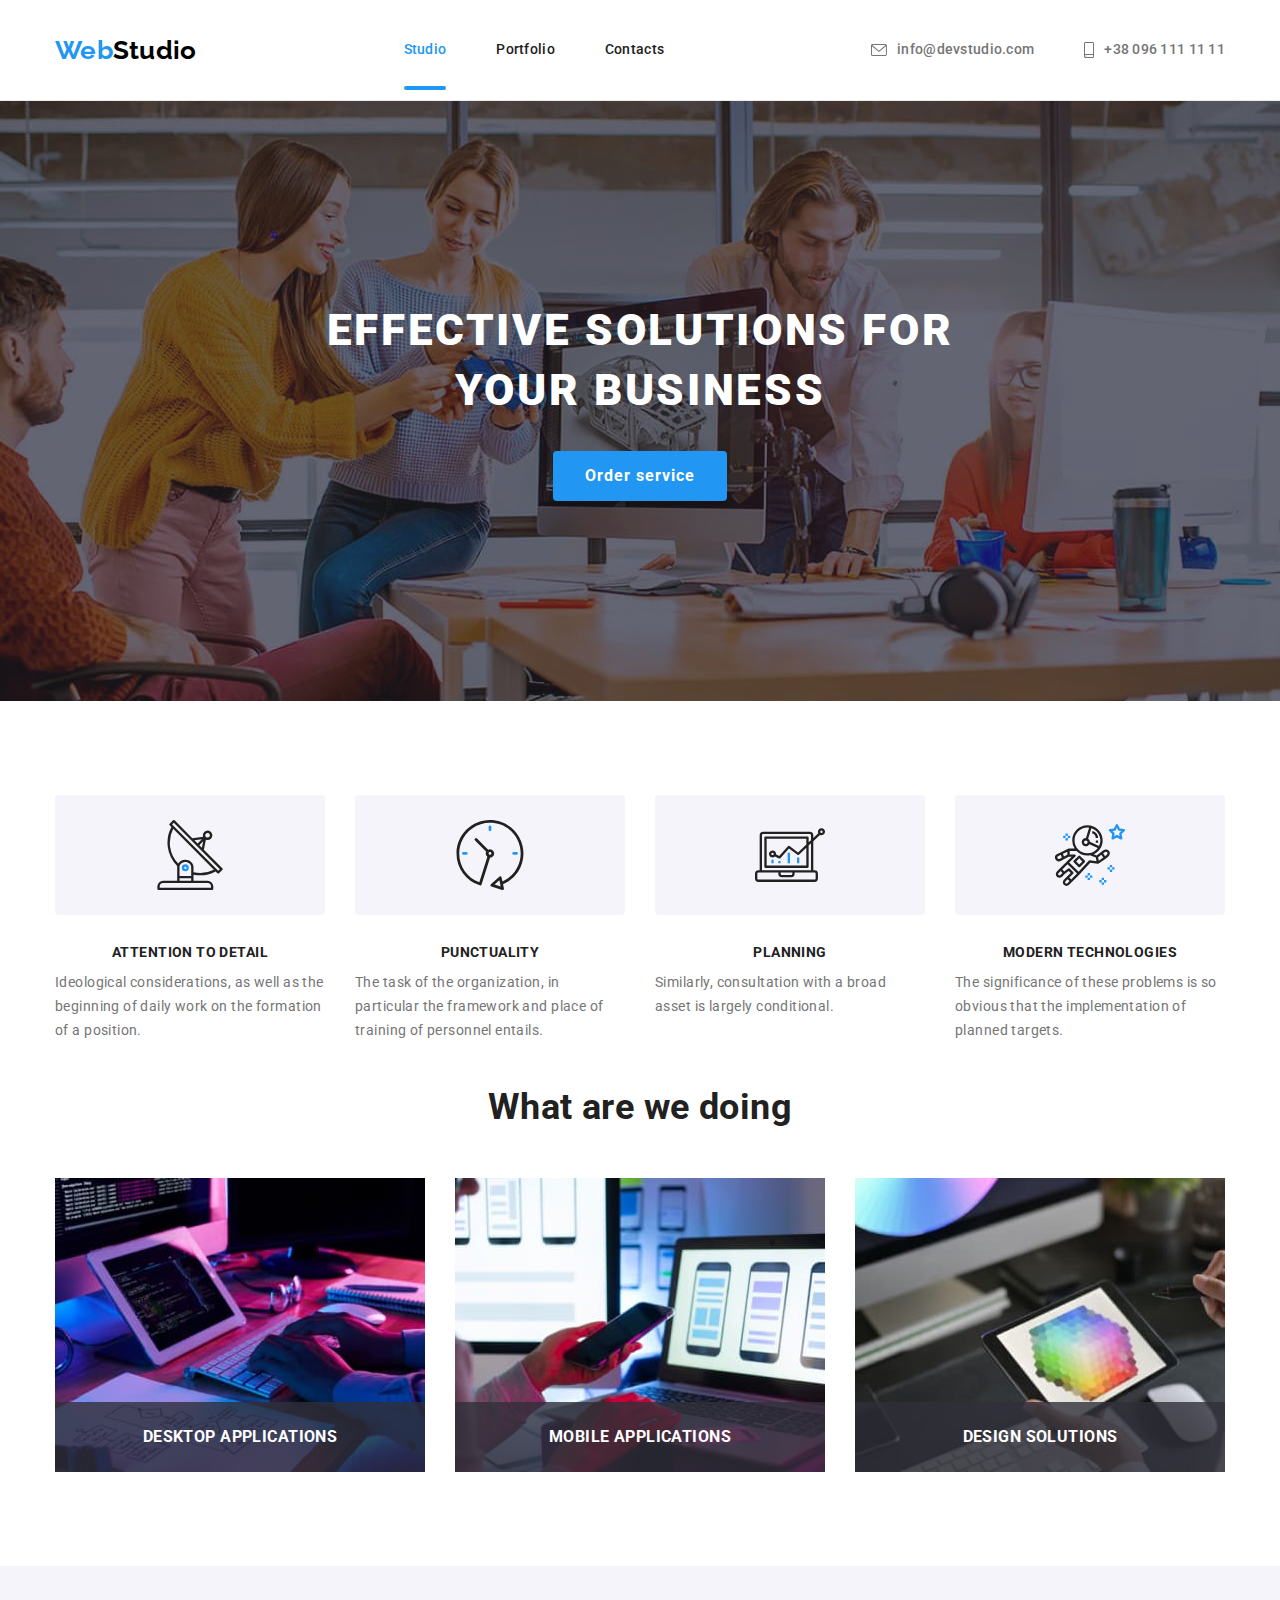
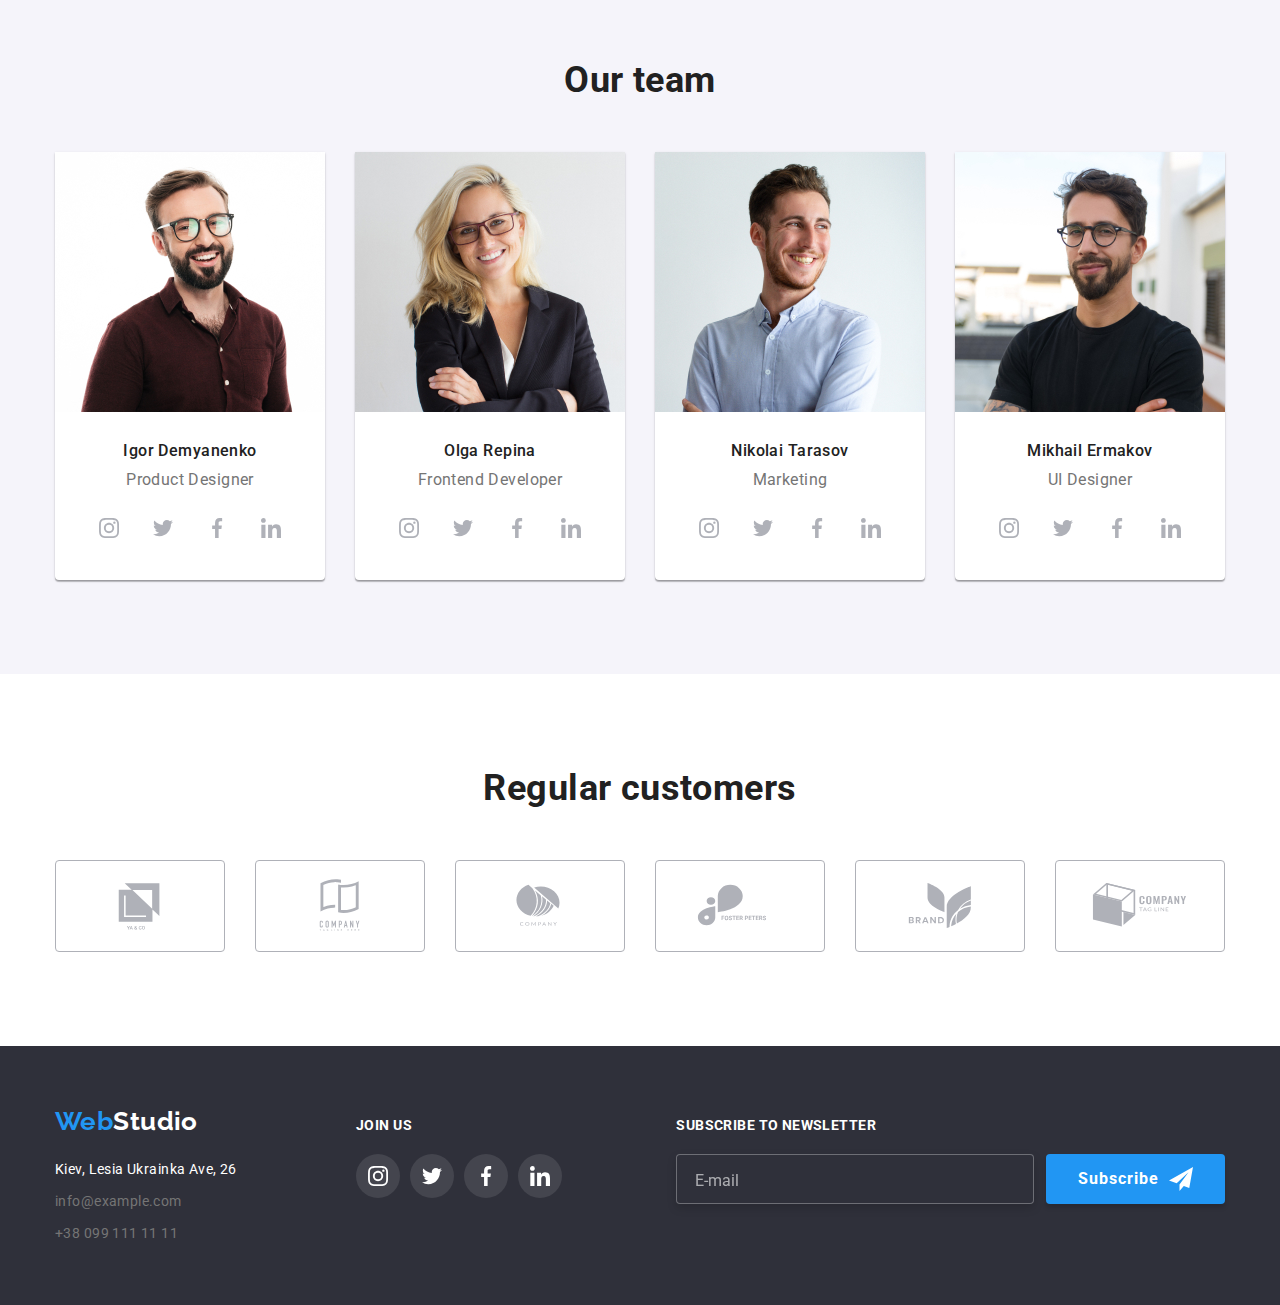
<file: index.html>
<!DOCTYPE html>
<html lang="ru">
  <head>
    <meta charset="UTF-8" />
    <meta http-equiv="X-UA-Compatible" content="IE=edge" />
    <meta name="viewport" content="width=device-width, initial-scale=1.0" />
    <title>Studio</title>
    <link
      rel="stylesheet"
      href="https://cdnjs.cloudflare.com/ajax/libs/modern-normalize/0.2.0/modern-normalize.min.css"
    />
    <link rel="preconnect" href="https://fonts.gstatic.com" />
    <link
      href="https://fonts.googleapis.com/css2?family=Raleway:wght@700&family=Roboto:wght@400;500;700;900&display=swap"
      rel="stylesheet"
    />
    <link rel="stylesheet" href="./css/main.min.css" />
  </head>
  <body>
    <!-- Хедер -->
    <header class="header">
      <div class="container header__container">
        <a class="logo link" href="./index.html" lang="en">Web<span class="logo__header">Studio</span></a>
        <nav>
          <ul class="menu list">
            <li class="menu__item"><a class="menu__link menu__link--current link" href="">Studio</a></li>
            <li class="menu__item"><a class="menu__link link" href="./portfolio.html">Portfolio</a></li>
            <li class="menu__item"><a class="menu__link link" href="">Contacts</a></li>
          </ul>
        </nav>
        <button type="button" class="header__mobile-menu-btn" data-menu-button>
          <svg class="header__mobile-menu-icon">
            <use href="./images/icons/sprite.svg#burger-icon"></use>
          </svg>
        </button>
        <ul class="contacts list">
          <li class="contacts__item">
            <a class="contacts__link link" href="mailto:info@devstudio.com">
              <svg class="contacts__icon" width="16" height="12">
                <use href="./images/icons/sprite.svg#icon-envelope"></use>
              </svg>
              info@devstudio.com</a
            >
          </li>
          <li class="contacts__item">
            <a class="contacts__link link" href="tel:+380961111111">
              <svg class="contacts__icon" width="10" height="16">
                <use href="./images/icons/sprite.svg#icon-smartphone"></use>
              </svg>
              +38 096 111 11 11</a
            >
          </li>
        </ul>
      </div>

      <!-- Mobile menu -->
      <div class="mobile-menu" data-menu>
        <div class="container mobile-menu__container">
          <button type="button" class="mobile-menu__close-btn" data-menu-close>
            <svg class="icon" width="40" height="40">
              <use href="./images/icons/sprite.svg#icon-close-button"></use>
            </svg>
          </button>
          <ul class="mobile-menu-nav list">
            <li class="mobile-menu-nav__item">
              <a href="" class="mobile-menu-nav__link mobile-menu-nav__link--current link">Studio</a>
            </li>
            <li class="mobile-menu-nav__item">
              <a href="./portfolio.html" class="mobile-menu-nav__link link">Portfolio</a>
            </li>
            <li class="mobile-menu-nav__item"><a href="" class="mobile-menu-nav__link link">Contacts</a></li>
          </ul>
          <ul class="mobile-menu-contacts list">
            <li class="mobile-menu-contacts__item">
              <a href="tel:+380961111111" class="mobile-menu-contacts__phone-link link">+38 096 111 11 11</a>
            </li>
            <li class="mobile-menu-contacts__item">
              <a href="mailto:info@devstudio.com" class="mobile-menu-contacts__mail-link link">info@devstudio.com</a>
            </li>
          </ul>
          <ul class="mobile-menu-social list">
            <li class="mobile-menu-social__item"><a href="" class="mobile-menu-social__link link">Instagram</a></li>
            <li class="mobile-menu-social__item"><a href="" class="mobile-menu-social__link link">Twitter</a></li>
            <li class="mobile-menu-social__item"><a href="" class="mobile-menu-social__link link">Facebook</a></li>
            <li class="mobile-menu-social__item"><a href="" class="mobile-menu-social__link link">LinkedIn</a></li>
          </ul>
        </div>
      </div>
    </header>

    <!-- Мэйн -->
    <main>
      <!-- Hero -->
      <section class="hero-section">
        <h1 class="hero-section__title">Effective solutions for your business</h1>
        <button class="button" type="button" data-modal-open>Order service</button>
      </section>

      <!-- Преимущества -->
      <section class="section">
        <div class="container">
          <h2 class="visually-hidden">Advantages</h2>
          <ul class="feature-list list">
            <li class="feature-list__item">
              <div class="feature-list__icon-bg">
                <svg class="feature-list__icon" width="70" height="70">
                  <use href="./images/icons/sprite.svg#icon-antenna"></use>
                </svg>
              </div>
              <h3 class="feature-list__title">Attention to detail</h3>
              <p class="feature-list__text">
                Ideological considerations, as well as the beginning of daily work on the formation of a position.
              </p>
            </li>
            <li class="feature-list__item">
              <div class="feature-list__icon-bg">
                <svg class="feature-list__icon" width="70" height="70">
                  <use href="./images/icons/sprite.svg#icon-clock"></use>
                </svg>
              </div>
              <h3 class="feature-list__title">Punctuality</h3>
              <p class="feature-list__text">
                The task of the organization, in particular the framework and place of training of personnel entails.
              </p>
            </li>
            <li class="feature-list__item">
              <div class="feature-list__icon-bg">
                <svg class="feature-list__icon" width="70" height="70">
                  <use href="./images/icons/sprite.svg#icon-diagram"></use>
                </svg>
              </div>
              <h3 class="feature-list__title">Planning</h3>
              <p class="feature-list__text">Similarly, consultation with a broad asset is largely conditional.</p>
            </li>
            <li class="feature-list__item">
              <div class="feature-list__icon-bg">
                <svg class="feature-list__icon" width="70" height="70">
                  <use href="./images/icons/sprite.svg#icon-astronaut"></use>
                </svg>
              </div>
              <h3 class="feature-list__title">Modern technologies</h3>
              <p class="feature-list__text">
                The significance of these problems is so obvious that the implementation of planned targets.
              </p>
            </li>
          </ul>
        </div>

        <!-- Чем занимаемся -->

        <div class="container about">
          <h2 class="section-title">What are we doing</h2>
          <ul class="list about-list">
            <li class="about-list__item">
              <div class="about-list__thumb">
                <img
                  srcset="./images/about/box1.jpg 1x, ./images/about/box1@2x.jpg 2x"
                  src="#"
                  alt="Веб разработка"
                  width="370"
                  height="294"
                />
                <h3 class="about-list__thumb-title">Desktop Applications</h3>
              </div>
            </li>
            <li class="about-list__item">
              <div class="about-list__thumb">
                <img
                  srcset="./images/about/box2.jpg 1x, ./images/about/box2@2x.jpg 2x"
                  src="#"
                  alt="Мобильные приложения"
                  width="370"
                  height="294"
                />
                <h3 class="about-list__thumb-title">Mobile applications</h3>
              </div>
            </li>
            <li class="about-list__item">
              <div class="about-list__thumb">
                <img
                  srcset="./images/about/box3.jpg 1x, ./images/about/box3@2x.jpg 2x"
                  src="#"
                  alt="Планшетная навигация"
                  width="370"
                  height="294"
                />
                <h3 class="about-list__thumb-title">Design solutions</h3>
              </div>
            </li>
          </ul>
        </div>
      </section>

      <!-- Команда -->
      <section class="section team">
        <div class="container">
          <h2 class="section-title">Our team</h2>
          <ul class="team__set list">
            <li class="team__item">
              <div class="team__thumb">
                <picture>
                  <source
                    srcset="./images/team/team-desktop-1.jpg 1x, ./images/team/team-desktop-1@2x.jpg 2x"
                    media="(min-width: 1200px)"
                  />
                  <source
                    srcset="./images/team/team-tablet-1.jpg 1x, ./images/team/team-tablet-1@2x.jpg 2x"
                    media="(min-width: 768px)"
                  />
                  <source
                    srcset="./images/team/team-mob-1.jpg 1x, ./images/team/team-mob-1@2x.jpg 2x"
                    media="(max-width: 767px)"
                  />
                  <img src="#" alt="дизайнер продукта Игорь Демьяненко" />
                </picture>
              </div>
              <h3 class="team__member">Igor Demyanenko</h3>
              <p class="team__member-position" lang="en">Product Designer</p>
              <ul class="social-icons list">
                <li class="social-icons__item">
                  <a href="" class="social-icons__link" target="_blank" rel="noopener noreferrer">
                    <svg class="icon">
                      <use href="./images/icons/sprite.svg#icon-instagram"></use>
                    </svg>
                  </a>
                </li>
                <li class="social-icons__item">
                  <a href="" class="social-icons__link" target="_blank" rel="noopener noreferrer">
                    <svg class="icon">
                      <use href="./images/icons/sprite.svg#icon-twitter"></use>
                    </svg>
                  </a>
                </li>
                <li class="social-icons__item">
                  <a href="" class="social-icons__link" target="_blank" rel="noopener noreferrer">
                    <svg class="icon">
                      <use href="./images/icons/sprite.svg#icon-facebook"></use>
                    </svg>
                  </a>
                </li>
                <li class="social-icons__item">
                  <a href="" class="social-icons__link" target="_blank" rel="noopener noreferrer">
                    <svg class="icon">
                      <use href="./images/icons/sprite.svg#icon-linkedin"></use>
                    </svg>
                  </a>
                </li>
              </ul>
            </li>
            <li class="team__item">
              <div class="team__thumb">
                <picture>
                  <source
                    srcset="./images/team/team-desktop-2.jpg 1x, ./images/team/team-desktop-2@2x.jpg 2x"
                    media="(min-width: 1200px)"
                  />
                  <source
                    srcset="./images/team/team-tablet-2.jpg 1x, ./images/team/team-tablet-2@2x.jpg 2x"
                    media="(min-width: 768px)"
                  />
                  <source
                    srcset="./images/team/team-mob-2.jpg 1x, ./images/team/team-mob-2@2x.jpg 2x"
                    media="(max-width: 767px)"
                  />
                  <img src="#" alt="фронт-енд разработчик Ольга Репина" />
                </picture>
              </div>
              <h3 class="team__member">Olga Repina</h3>
              <p class="team__member-position" lang="en">Frontend Developer</p>
              <ul class="list social-icons">
                <li class="social-icons__item">
                  <a href="" class="social-icons__link" target="_blank" rel="noopener noreferrer">
                    <svg class="icon">
                      <use href="./images/icons/sprite.svg#icon-instagram"></use>
                    </svg>
                  </a>
                </li>
                <li class="social-icons__item">
                  <a href="" class="social-icons__link" target="_blank" rel="noopener noreferrer">
                    <svg class="icon">
                      <use href="./images/icons/sprite.svg#icon-twitter"></use>
                    </svg>
                  </a>
                </li>
                <li class="social-icons__item">
                  <a href="" class="social-icons__link" target="_blank" rel="noopener noreferrer">
                    <svg class="icon">
                      <use href="./images/icons/sprite.svg#icon-facebook"></use>
                    </svg>
                  </a>
                </li>
                <li class="social-icons__item">
                  <a href="" class="social-icons__link" target="_blank" rel="noopener noreferrer">
                    <svg class="icon">
                      <use href="./images/icons/sprite.svg#icon-linkedin"></use>
                    </svg>
                  </a>
                </li>
              </ul>
            </li>
            <li class="team__item">
              <div class="team__thumb">
                <picture>
                  <source
                    srcset="./images/team/team-desktop-3.jpg 1x, ./images/team/team-desktop-3@2x.jpg 2x"
                    media="(min-width: 1200px)"
                  />
                  <source
                    srcset="./images/team/team-tablet-3.jpg 1x, ./images/team/team-tablet-3@2x.jpg 2x"
                    media="(min-width: 768px)"
                  />
                  <source
                    srcset="./images/team/team-mob-3.jpg 1x, ./images/team/team-mob-3@2x.jpg 2x"
                    media="(max-width: 767px)"
                  />
                  <img src="#" alt="маркетолог Николай Тарасов" />
                </picture>
              </div>
              <h3 class="team__member">Nikolai Tarasov</h3>
              <p class="team__member-position" lang="en">Marketing</p>
              <ul class="list social-icons">
                <li class="social-icons__item">
                  <a href="" class="social-icons__link" target="_blank" rel="noopener noreferrer">
                    <svg class="icon">
                      <use href="./images/icons/sprite.svg#icon-instagram"></use>
                    </svg>
                  </a>
                </li>
                <li class="social-icons__item">
                  <a href="" class="social-icons__link" target="_blank" rel="noopener noreferrer">
                    <svg class="icon">
                      <use href="./images/icons/sprite.svg#icon-twitter"></use>
                    </svg>
                  </a>
                </li>
                <li class="social-icons__item">
                  <a href="" class="social-icons__link" target="_blank" rel="noopener noreferrer">
                    <svg class="icon">
                      <use href="./images/icons/sprite.svg#icon-facebook"></use>
                    </svg>
                  </a>
                </li>
                <li class="social-icons__item">
                  <a href="" class="social-icons__link" target="_blank" rel="noopener noreferrer">
                    <svg class="icon">
                      <use href="./images/icons/sprite.svg#icon-linkedin"></use>
                    </svg>
                  </a>
                </li>
              </ul>
            </li>
            <li class="team__item">
              <div class="team__thumb">
                <picture>
                  <source
                    srcset="./images/team/team-desktop-4.jpg 1x, ./images/team/team-desktop-4@2x.jpg 2x"
                    media="(min-width: 1200px)"
                  />
                  <source
                    srcset="./images/team/team-tablet-4.jpg 1x, ./images/team/team-tablet-4@2x.jpg 2x"
                    media="(min-width: 768px)"
                  />
                  <source
                    srcset="./images/team/team-mob-4.jpg 1x, ./images/team/team-mob-4@2x.jpg 2x"
                    media="(max-width: 767px)"
                  />
                  <img src="#" alt="дизайнер Михаил Ермаков" />
                </picture>
              </div>
              <h3 class="team__member">Mikhail Ermakov</h3>
              <p class="team__member-position" lang="en">UI Designer</p>
              <ul class="list social-icons">
                <li class="social-icons__item">
                  <a href="" class="social-icons__link" target="_blank" rel="noopener noreferrer">
                    <svg class="icon">
                      <use href="./images/icons/sprite.svg#icon-instagram"></use>
                    </svg>
                  </a>
                </li>
                <li class="social-icons__item">
                  <a href="" class="social-icons__link" target="_blank" rel="noopener noreferrer">
                    <svg class="icon">
                      <use href="./images/icons/sprite.svg#icon-twitter"></use>
                    </svg>
                  </a>
                </li>
                <li class="social-icons__item">
                  <a href="" class="social-icons__link" target="_blank" rel="noopener noreferrer">
                    <svg class="icon">
                      <use href="./images/icons/sprite.svg#icon-facebook"></use>
                    </svg>
                  </a>
                </li>
                <li class="social-icons__item">
                  <a href="" class="social-icons__link" target="_blank" rel="noopener noreferrer">
                    <svg class="icon">
                      <use href="./images/icons/sprite.svg#icon-linkedin"></use>
                    </svg>
                  </a>
                </li>
              </ul>
            </li>
          </ul>
        </div>
      </section>

      <!-- Клиенты -->
      <section class="section">
        <div class="container">
          <h2 class="section-title">Regular customers</h2>
          <ul class="list client-icons">
            <li class="client-icons-item">
              <a href="" class="client-icons-link" target="_blank" rel="noopener noreferrer">
                <svg class="icon">
                  <use href="./images/icons/sprite.svg#icon-logo-1"></use>
                </svg>
              </a>
            </li>
            <li class="client-icons-item">
              <a href="" class="client-icons-link" target="_blank" rel="noopener noreferrer">
                <svg class="icon">
                  <use href="./images/icons/sprite.svg#icon-logo-2"></use>
                </svg>
              </a>
            </li>
            <li class="client-icons-item">
              <a href="" class="client-icons-link" target="_blank" rel="noopener noreferrer">
                <svg class="icon">
                  <use href="./images/icons/sprite.svg#icon-logo-3"></use>
                </svg>
              </a>
            </li>
            <li class="client-icons-item">
              <a href="" class="client-icons-link" target="_blank" rel="noopener noreferrer">
                <svg class="icon">
                  <use href="./images/icons/sprite.svg#icon-logo-4"></use>
                </svg>
              </a>
            </li>
            <li class="client-icons-item">
              <a href="" class="client-icons-link" target="_blank" rel="noopener noreferrer">
                <svg class="icon">
                  <use href="./images/icons/sprite.svg#icon-logo-5"></use>
                </svg>
              </a>
            </li>
            <li class="client-icons-item">
              <a href="" class="client-icons-link" target="_blank" rel="noopener noreferrer">
                <svg class="icon">
                  <use href="./images/icons/sprite.svg#icon-logo-6"></use>
                </svg>
              </a>
            </li>
          </ul>
        </div>
      </section>
    </main>

    <!-- Футер -->
    <footer class="footer">
      <div class="container footer-thumb">
        <div class="tablet-thumb">
          <div class="footer-contacts">
            <a class="link logo" href="./index.html" lang="en">Web<span class="logo__footer">Studio</span></a>
            <ul class="list address">
              <li class="item">
                <a
                  class="link footer-address"
                  href="https://goo.gl/maps/SfJdCxTc65My9XMF7"
                  target="_blank"
                  rel="noopener noreferrer"
                  >Kiev, Lesia Ukrainka Ave, 26</a
                >
              </li>
              <li class="item"><a class="link" href="mailto:info@example.com">info@example.com</a></li>
              <li class="item"><a class="link" href="tel:+380991111111">+38 099 111 11 11</a></li>
            </ul>
          </div>

          <div class="footer-contacts">
            <h3 class="feature-title">Join Us</h3>

            <ul class="list social-icons">
              <li class="social-icons__item">
                <a href="" class="social-icons__link" target="_blank" rel="noopener noreferrer">
                  <svg class="icon">
                    <use href="./images/icons/sprite.svg#icon-instagram"></use>
                  </svg>
                </a>
              </li>
              <li class="social-icons__item">
                <a href="" class="social-icons__link" target="_blank" rel="noopener noreferrer">
                  <svg class="icon">
                    <use href="./images/icons/sprite.svg#icon-twitter"></use>
                  </svg>
                </a>
              </li>
              <li class="social-icons__item">
                <a href="" class="social-icons__link" target="_blank" rel="noopener noreferrer">
                  <svg class="icon">
                    <use href="./images/icons/sprite.svg#icon-facebook"></use>
                  </svg>
                </a>
              </li>
              <li class="social-icons__item">
                <a href="" class="social-icons__link" target="_blank" rel="noopener noreferrer">
                  <svg class="icon">
                    <use href="./images/icons/sprite.svg#icon-linkedin"></use>
                  </svg>
                </a>
              </li>
            </ul>
          </div>
        </div>

        <div class="footer-submit">
          <h3 class="feature-title">Subscribe to newsletter</h3>
          <form class="footer-form">
            <input class="footer-field" type="email" name="email" placeholder="E-mail" />
            <button class="button submit-btn" type="submit">
              Subscribe
              <svg class="icon" width="24" height="24">
                <use href="./images/icons/sprite.svg#icon-send"></use>
              </svg>
            </button>
          </form>
        </div>
      </div>
    </footer>

    <!-- Модальное окно -->
    <div class="backdrop is-hidden" data-modal>
      <div class="modal">
        <button class="button-close" data-modal-close>
          <svg class="icon" width="18" height="18">
            <use href="./images/icons/sprite.svg#icon-close-button"></use>
          </svg>
        </button>
        <p class="modal-title">Leave your details, we will call you back</p>

        <form>
          <div class="modal-form">
            <label class="modal-label">
              <span class="modal-input-title">Name</span>
              <div class="modal-form-field">
                <input class="modal-form-input" type="text" name="user_name" />
                <svg class="icon modal-icon" width="18" height="18">
                  <use href="./images/icons/sprite.svg#icon-person-black"></use>
                </svg>
              </div>
            </label>
          </div>

          <div class="modal-form">
            <label class="modal-label">
              <span class="modal-input-title">Telephone</span>
              <div class="modal-form-field">
                <input class="modal-form-input" type="tel" name="phone_number" />
                <svg class="icon modal-icon" width="18" height="18">
                  <use href="./images/icons/sprite.svg#icon-phone-black"></use>
                </svg>
              </div>
            </label>
          </div>

          <div class="modal-form">
            <label class="modal-label">
              <span class="modal-input-title">Mail</span>
              <div class="modal-form-field">
                <input class="modal-form-input" type="email" name="user_email" />
                <svg class="icon modal-icon" width="18" height="18">
                  <use href="./images/icons/sprite.svg#icon-email-black"></use>
                </svg>
              </div>
            </label>
          </div>

          <label class="modal-label">
            <span class="modal-input-title">Comment</span>
            <textarea
              class="modal-form-input form-message"
              name="user_message"
              cols=""
              rows="8"
              placeholder="Type text"
            ></textarea>
          </label>

          <label class="checkbox-label">
            <input class="checkbox visually-hidden" type="checkbox" name="agreement" value="agreement" />
            <span class="checkbox-icon"></span>
            <span> I agree with the newsletter and accept <a class="modal-link" href="">Agreement conditions</a></span>
          </label>

          <button class="button modal-button" type="submit">Send</button>
        </form>
      </div>
    </div>

    <script src="./js/modal.js"></script>
    <script src="./js/menu.js"></script>
  </body>
</html>
</file>
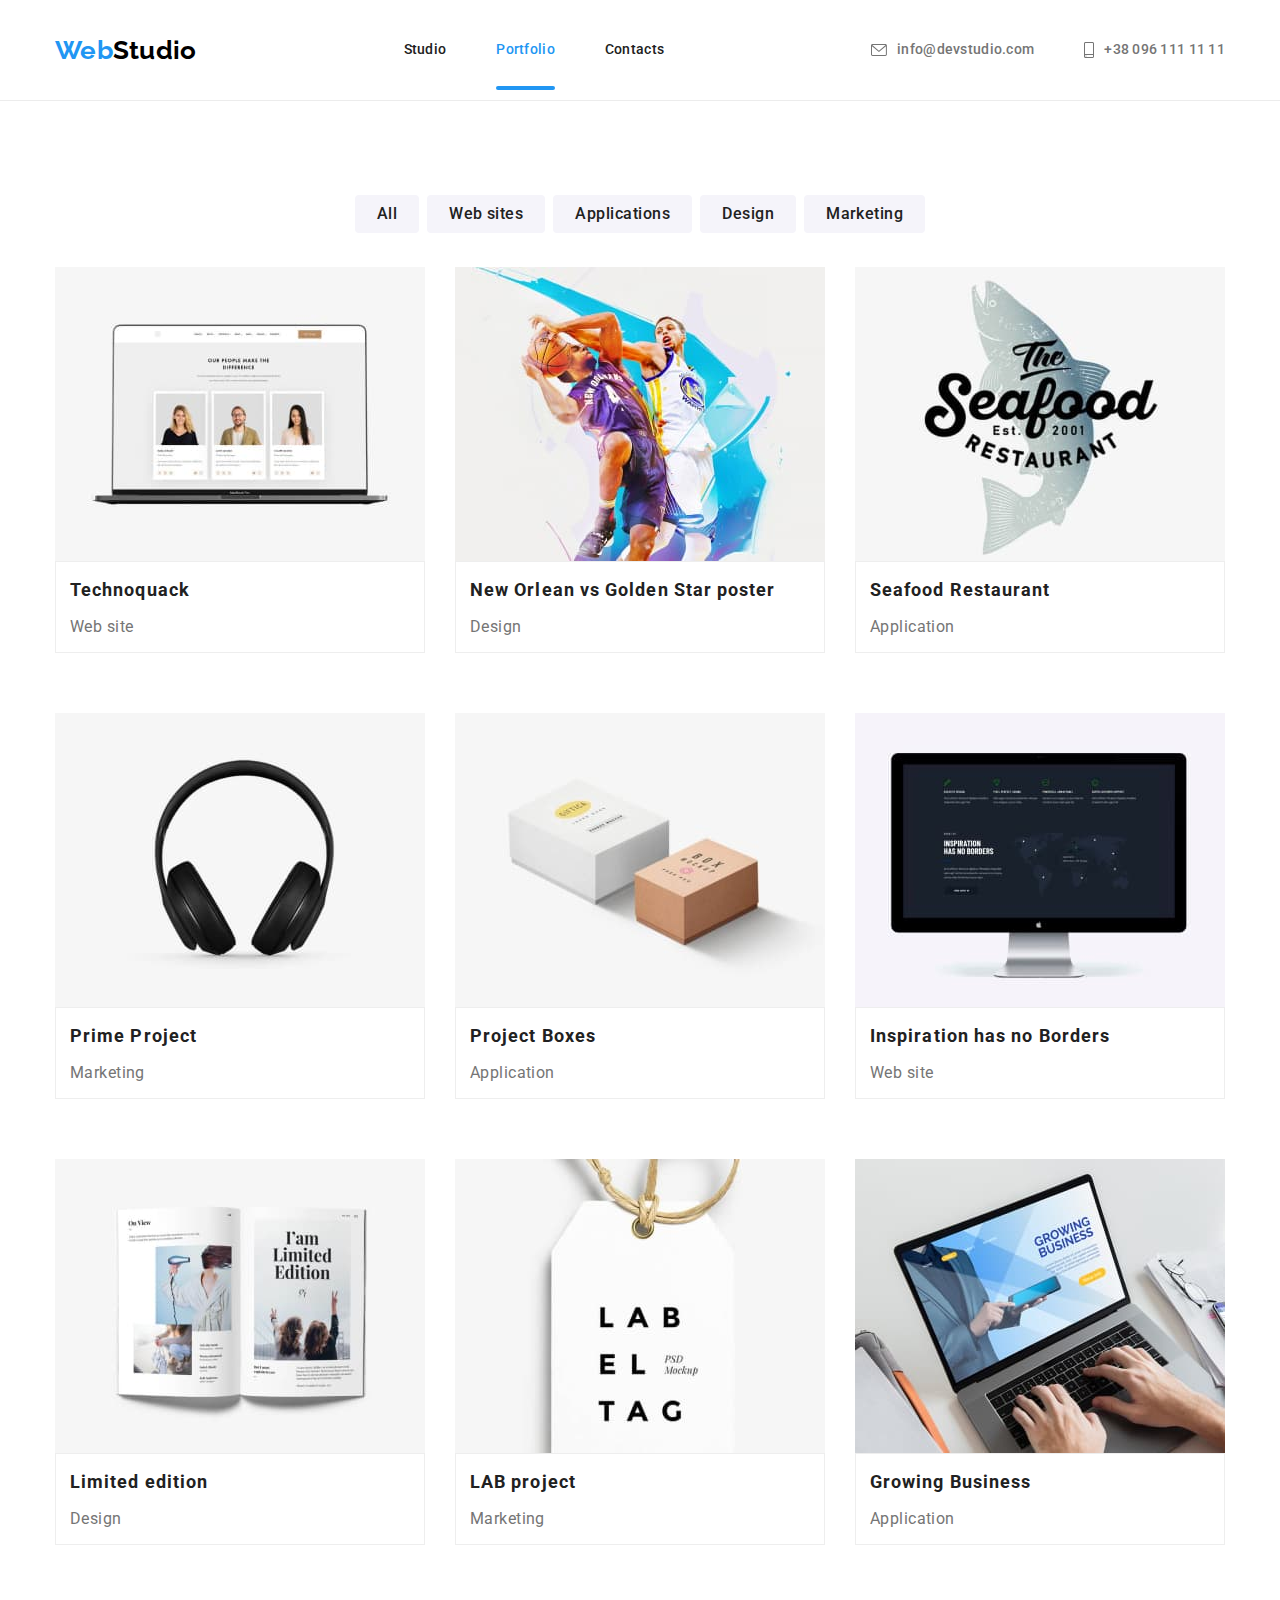
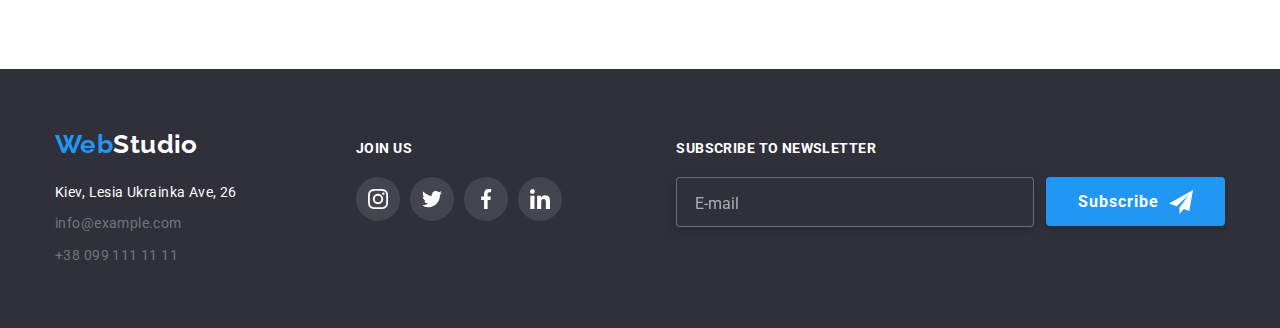
<file: portfolio.html>
<!DOCTYPE html>
<html lang="ru">
  <head>
    <meta charset="UTF-8" />
    <meta http-equiv="X-UA-Compatible" content="IE=edge" />
    <meta name="viewport" content="width=device-width, initial-scale=1.0" />
    <title>Studio</title>
    <link
      rel="stylesheet"
      href="https://cdnjs.cloudflare.com/ajax/libs/modern-normalize/0.2.0/modern-normalize.min.css"
    />
    <link rel="preconnect" href="https://fonts.gstatic.com" />
    <link
      href="https://fonts.googleapis.com/css2?family=Raleway:wght@700&family=Roboto:wght@400;500;700;900&display=swap"
      rel="stylesheet"
    />
    <link rel="stylesheet" href="./css/main.min.css" />
  </head>

  <body>
    <!-- Хедер -->
    <header class="header">
      <div class="container header__container">
        <a class="logo link" href="./index.html" lang="en">Web<span class="logo__header">Studio</span></a>
        <nav>
          <ul class="menu list">
            <li class="menu__item"><a class="menu__link link" href="./index.html">Studio</a></li>
            <li class="menu__item"><a class="menu__link menu__link--current link" href="">Portfolio</a></li>
            <li class="menu__item"><a class="menu__link link" href="">Contacts</a></li>
          </ul>
        </nav>
        <button type="button" class="header__mobile-menu-btn" data-menu-button>
          <svg class="header__mobile-menu-icon">
            <use href="./images/icons/sprite.svg#burger-icon"></use>
          </svg>
        </button>
        <ul class="contacts list">
          <li class="contacts__item">
            <a class="contacts__link link" href="mailto:info@devstudio.com">
              <svg class="contacts__icon" width="16" height="12">
                <use href="./images/icons/sprite.svg#icon-envelope"></use>
              </svg>
              info@devstudio.com</a
            >
          </li>
          <li class="contacts__item">
            <a class="contacts__link link" href="tel:+380961111111">
              <svg class="contacts__icon" width="10" height="16">
                <use href="./images/icons/sprite.svg#icon-smartphone"></use>
              </svg>
              +38 096 111 11 11</a
            >
          </li>
        </ul>
      </div>

      <!-- Mobile menu -->
      <div class="mobile-menu" data-menu>
        <div class="container mobile-menu__container">
          <button type="button" class="mobile-menu__close-btn" data-menu-close>
            <svg class="icon" width="40" height="40">
              <use href="./images/icons/sprite.svg#icon-close-button"></use>
            </svg>
          </button>
          <ul class="mobile-menu-nav list">
            <li class="mobile-menu-nav__item">
              <a href="./index.html" class="mobile-menu-nav__link link">Studio</a>
            </li>
            <li class="mobile-menu-nav__item">
              <a href="" class="mobile-menu-nav__link mobile-menu-nav__link--current link">Portfolio</a>
            </li>
            <li class="mobile-menu-nav__item"><a href="" class="mobile-menu-nav__link link">Contacts</a></li>
          </ul>
          <ul class="mobile-menu-contacts list">
            <li class="mobile-menu-contacts__item">
              <a href="tel:+380961111111" class="mobile-menu-contacts__phone-link link">+38 096 111 11 11</a>
            </li>
            <li class="mobile-menu-contacts__item">
              <a href="mailto:info@devstudio.com" class="mobile-menu-contacts__mail-link link">info@devstudio.com</a>
            </li>
          </ul>
          <ul class="mobile-menu-social list">
            <li class="mobile-menu-social__item"><a href="" class="mobile-menu-social__link link">Instagram</a></li>
            <li class="mobile-menu-social__item"><a href="" class="mobile-menu-social__link link">Twitter</a></li>
            <li class="mobile-menu-social__item"><a href="" class="mobile-menu-social__link link">Facebook</a></li>
            <li class="mobile-menu-social__item"><a href="" class="mobile-menu-social__link link">LinkedIn</a></li>
          </ul>
        </div>
      </div>
    </header>

    <!-- Мэйн -->
    <main>
      <h1 class="visually-hidden">Portfolio</h1>
      <section class="section">
        <div class="container">
          <ul class="list filter">
            <li class="filter__item item"><button class="filter-button" type="button">All</button></li>
            <li class="filter__item item"><button class="filter-button" type="button">Web sites</button></li>
            <li class="filter__item item"><button class="filter-button" type="button">Applications</button></li>
            <li class="filter__item item"><button class="filter-button" type="button">Design</button></li>
            <li class="filter__item item"><button class="filter-button" type="button">Marketing</button></li>
          </ul>

          <ul class="list card-set">
            <li class="card-set__item item">
              <article class="card">
                <div class="card-thumb">
                  <picture>
                    <source
                      srcset="
                        ./images/portfolio/portfolio-desktop-1.jpg    1x,
                        ./images/portfolio/portfolio-desktop-1@2x.jpg 2x
                      "
                      media="(min-width: 1200px)"
                    />
                    <source
                      srcset="
                        ./images/portfolio/portfolio-tablet-1.jpg    1x,
                        ./images/portfolio/portfolio-tablet-1@2x.jpg 2x
                      "
                      media="(min-width: 768px)"
                    />
                    <source
                      srcset="./images/portfolio/portfolio-mob-1.jpg 1x, ./images/portfolio/portfolio-mob-1@2x.jpg 2x"
                      media="(max-width: 767px)"
                    />
                    <img src="#" alt="Ноутбук" />
                  </picture>
                  <div class="text-overlay">
                    <p class="card-thumb-text">
                      Technocracker is a modern platform for the spread of coronavirus. Companies use this platform for
                      digital espionage and attacks on the protected servers of competitors
                    </p>
                  </div>
                </div>
                <div class="card-content">
                  <h2 class="filter-list-title">Technoquack</h2>
                  <p class="filter-list-text">Web site</p>
                </div>
              </article>
            </li>

            <li class="card-set__item item">
              <article class="card">
                <div class="card-thumb">
                  <picture>
                    <source
                      srcset="
                        ./images/portfolio/portfolio-desktop-2.jpg    1x,
                        ./images/portfolio/portfolio-desktop-2@2x.jpg 2x
                      "
                      media="(min-width: 1200px)"
                    />
                    <source
                      srcset="
                        ./images/portfolio/portfolio-tablet-2.jpg    1x,
                        ./images/portfolio/portfolio-tablet-2@2x.jpg 2x
                      "
                      media="(min-width: 768px)"
                    />
                    <source
                      srcset="./images/portfolio/portfolio-mob-2.jpg 1x, ./images/portfolio/portfolio-mob-2@2x.jpg 2x"
                      media="(max-width: 767px)"
                    />
                    <img src="#" alt="Ноутбук" />
                  </picture>
                  <div class="text-overlay">
                    <p class="card-thumb-text">
                      Technocracker is a modern platform for the spread of coronavirus. Companies use this platform for
                      digital espionage and attacks on the protected servers of competitors
                    </p>
                  </div>
                </div>
                <div class="card-content">
                  <h2 class="filter-list-title">New Orlean vs Golden Star poster</h2>
                  <p class="filter-list-text">Design</p>
                </div>
              </article>
            </li>

            <li class="card-set__item item">
              <article class="card">
                <div class="card-thumb">
                  <picture>
                    <source
                      srcset="
                        ./images/portfolio/portfolio-desktop-3.jpg    1x,
                        ./images/portfolio/portfolio-desktop-3@2x.jpg 2x
                      "
                      media="(min-width: 1200px)"
                    />
                    <source
                      srcset="
                        ./images/portfolio/portfolio-tablet-3.jpg    1x,
                        ./images/portfolio/portfolio-tablet-3@2x.jpg 2x
                      "
                      media="(min-width: 768px)"
                    />
                    <source
                      srcset="./images/portfolio/portfolio-mob-3.jpg 1x, ./images/portfolio/portfolio-mob-3@2x.jpg 2x"
                      media="(max-width: 767px)"
                    />
                    <img src="#" alt="Ноутбук" />
                  </picture>
                  <div class="text-overlay">
                    <p class="card-thumb-text">
                      Technocracker is a modern platform for the spread of coronavirus. Companies use this platform for
                      digital espionage and attacks on the protected servers of competitors
                    </p>
                  </div>
                </div>
                <div class="card-content">
                  <h2 class="filter-list-title">Seafood Restaurant</h2>
                  <p class="filter-list-text">Application</p>
                </div>
              </article>
            </li>

            <li class="card-set__item item">
              <article class="card">
                <div class="card-thumb">
                  <picture>
                    <source
                      srcset="
                        ./images/portfolio/portfolio-desktop-4.jpg    1x,
                        ./images/portfolio/portfolio-desktop-4@2x.jpg 2x
                      "
                      media="(min-width: 1200px)"
                    />
                    <source
                      srcset="
                        ./images/portfolio/portfolio-tablet-4.jpg    1x,
                        ./images/portfolio/portfolio-tablet-4@2x.jpg 2x
                      "
                      media="(min-width: 768px)"
                    />
                    <source
                      srcset="./images/portfolio/portfolio-mob-4.jpg 1x, ./images/portfolio/portfolio-mob-4@2x.jpg 2x"
                      media="(max-width: 767px)"
                    />
                    <img src="#" alt="Ноутбук" />
                  </picture>
                  <div class="text-overlay">
                    <p class="card-thumb-text">
                      Technocracker is a modern platform for the spread of coronavirus. Companies use this platform for
                      digital espionage and attacks on the protected servers of competitors
                    </p>
                  </div>
                </div>
                <div class="card-content">
                  <h2 class="filter-list-title">Prime Project</h2>
                  <p class="filter-list-text">Marketing</p>
                </div>
              </article>
            </li>

            <li class="card-set__item item">
              <article class="card">
                <div class="card-thumb">
                  <picture>
                    <source
                      srcset="
                        ./images/portfolio/portfolio-desktop-5.jpg    1x,
                        ./images/portfolio/portfolio-desktop-5@2x.jpg 2x
                      "
                      media="(min-width: 1200px)"
                    />
                    <source
                      srcset="
                        ./images/portfolio/portfolio-tablet-5.jpg    1x,
                        ./images/portfolio/portfolio-tablet-5@2x.jpg 2x
                      "
                      media="(min-width: 768px)"
                    />
                    <source
                      srcset="./images/portfolio/portfolio-mob-5.jpg 1x, ./images/portfolio/portfolio-mob-5@2x.jpg 2x"
                      media="(max-width: 767px)"
                    />
                    <img src="#" alt="Ноутбук" />
                  </picture>
                  <div class="text-overlay">
                    <p class="card-thumb-text">
                      Technocracker is a modern platform for the spread of coronavirus. Companies use this platform for
                      digital espionage and attacks on the protected servers of competitors
                    </p>
                  </div>
                </div>
                <div class="card-content">
                  <h2 class="filter-list-title">Project Boxes</h2>
                  <p class="filter-list-text">Application</p>
                </div>
              </article>
            </li>

            <li class="card-set__item item">
              <article class="card">
                <div class="card-thumb">
                  <picture>
                    <source
                      srcset="
                        ./images/portfolio/portfolio-desktop-6.jpg    1x,
                        ./images/portfolio/portfolio-desktop-6@2x.jpg 2x
                      "
                      media="(min-width: 1200px)"
                    />
                    <source
                      srcset="
                        ./images/portfolio/portfolio-tablet-6.jpg    1x,
                        ./images/portfolio/portfolio-tablet-6@2x.jpg 2x
                      "
                      media="(min-width: 768px)"
                    />
                    <source
                      srcset="./images/portfolio/portfolio-mob-6.jpg 1x, ./images/portfolio/portfolio-mob-6@2x.jpg 2x"
                      media="(max-width: 767px)"
                    />
                    <img src="#" alt="Ноутбук" />
                  </picture>
                  <div class="text-overlay">
                    <p class="card-thumb-text">
                      Technocracker is a modern platform for the spread of coronavirus. Companies use this platform for
                      digital espionage and attacks on the protected servers of competitors
                    </p>
                  </div>
                </div>
                <div class="card-content">
                  <h2 class="filter-list-title">Inspiration has no Borders</h2>
                  <p class="filter-list-text">Web site</p>
                </div>
              </article>
            </li>

            <li class="card-set__item item">
              <article class="card">
                <div class="card-thumb">
                  <picture>
                    <source
                      srcset="
                        ./images/portfolio/portfolio-desktop-7.jpg    1x,
                        ./images/portfolio/portfolio-desktop-7@2x.jpg 2x
                      "
                      media="(min-width: 1200px)"
                    />
                    <source
                      srcset="
                        ./images/portfolio/portfolio-tablet-7.jpg    1x,
                        ./images/portfolio/portfolio-tablet-7@2x.jpg 2x
                      "
                      media="(min-width: 768px)"
                    />
                    <source
                      srcset="./images/portfolio/portfolio-mob-7.jpg 1x, ./images/portfolio/portfolio-mob-7@2x.jpg 2x"
                      media="(max-width: 767px)"
                    />
                    <img src="#" alt="Ноутбук" />
                  </picture>
                  <div class="text-overlay">
                    <p class="card-thumb-text">
                      Technocracker is a modern platform for the spread of coronavirus. Companies use this platform for
                      digital espionage and attacks on the protected servers of competitors
                    </p>
                  </div>
                </div>
                <div class="card-content">
                  <h2 class="filter-list-title">Limited edition</h2>
                  <p class="filter-list-text">Design</p>
                </div>
              </article>
            </li>

            <li class="card-set__item item">
              <article class="card">
                <div class="card-thumb">
                  <picture>
                    <source
                      srcset="
                        ./images/portfolio/portfolio-desktop-8.jpg    1x,
                        ./images/portfolio/portfolio-desktop-8@2x.jpg 2x
                      "
                      media="(min-width: 1200px)"
                    />
                    <source
                      srcset="
                        ./images/portfolio/portfolio-tablet-8.jpg    1x,
                        ./images/portfolio/portfolio-tablet-8@2x.jpg 2x
                      "
                      media="(min-width: 768px)"
                    />
                    <source
                      srcset="./images/portfolio/portfolio-mob-8.jpg 1x, ./images/portfolio/portfolio-mob-8@2x.jpg 2x"
                      media="(max-width: 767px)"
                    />
                    <img src="#" alt="Ноутбук" />
                  </picture>
                  <div class="text-overlay">
                    <p class="card-thumb-text">
                      Technocracker is a modern platform for the spread of coronavirus. Companies use this platform for
                      digital espionage and attacks on the protected servers of competitors
                    </p>
                  </div>
                </div>
                <div class="card-content">
                  <h2 class="filter-list-title">LAB project</h2>
                  <p class="filter-list-text">Marketing</p>
                </div>
              </article>
            </li>

            <li class="card-set__item item">
              <article class="card">
                <div class="card-thumb">
                  <picture>
                    <source
                      srcset="
                        ./images/portfolio/portfolio-desktop-9.jpg    1x,
                        ./images/portfolio/portfolio-desktop-9@2x.jpg 2x
                      "
                      media="(min-width: 1200px)"
                    />
                    <source
                      srcset="
                        ./images/portfolio/portfolio-tablet-9.jpg    1x,
                        ./images/portfolio/portfolio-tablet-9@2x.jpg 2x
                      "
                      media="(min-width: 768px)"
                    />
                    <source
                      srcset="./images/portfolio/portfolio-mob-9.jpg 1x, ./images/portfolio/portfolio-mob-9@2x.jpg 2x"
                      media="(max-width: 767px)"
                    />
                    <img src="#" alt="Ноутбук" />
                  </picture>
                  <div class="text-overlay">
                    <p class="card-thumb-text">
                      Technocracker is a modern platform for the spread of coronavirus. Companies use this platform for
                      digital espionage and attacks on the protected servers of competitors
                    </p>
                  </div>
                </div>
                <div class="card-content">
                  <h2 class="filter-list-title">Growing Business</h2>
                  <p class="filter-list-text">Application</p>
                </div>
              </article>
            </li>
          </ul>
        </div>
      </section>
    </main>

    <!-- Футер -->
    <footer class="footer">
      <div class="container footer-thumb">
        <div class="tablet-thumb">
          <div class="footer-contacts">
            <a class="link logo" href="./index.html" lang="en">Web<span class="logo__footer">Studio</span></a>
            <ul class="list address">
              <li class="item">
                <a
                  class="link footer-address"
                  href="https://goo.gl/maps/SfJdCxTc65My9XMF7"
                  target="_blank"
                  rel="noopener noreferrer"
                  >Kiev, Lesia Ukrainka Ave, 26</a
                >
              </li>
              <li class="item"><a class="link" href="mailto:info@example.com">info@example.com</a></li>
              <li class="item"><a class="link" href="tel:+380991111111">+38 099 111 11 11</a></li>
            </ul>
          </div>

          <div class="footer-contacts">
            <h3 class="feature-title">Join Us</h3>

            <ul class="list social-icons">
              <li class="social-icons__item">
                <a href="" class="social-icons__link" target="_blank" rel="noopener noreferrer">
                  <svg class="icon">
                    <use href="./images/icons/sprite.svg#icon-instagram"></use>
                  </svg>
                </a>
              </li>
              <li class="social-icons__item">
                <a href="" class="social-icons__link" target="_blank" rel="noopener noreferrer">
                  <svg class="icon">
                    <use href="./images/icons/sprite.svg#icon-twitter"></use>
                  </svg>
                </a>
              </li>
              <li class="social-icons__item">
                <a href="" class="social-icons__link" target="_blank" rel="noopener noreferrer">
                  <svg class="icon">
                    <use href="./images/icons/sprite.svg#icon-facebook"></use>
                  </svg>
                </a>
              </li>
              <li class="social-icons__item">
                <a href="" class="social-icons__link" target="_blank" rel="noopener noreferrer">
                  <svg class="icon">
                    <use href="./images/icons/sprite.svg#icon-linkedin"></use>
                  </svg>
                </a>
              </li>
            </ul>
          </div>
        </div>

        <div class="footer-submit">
          <h3 class="feature-title">Subscribe to newsletter</h3>
          <form class="footer-form">
            <input class="footer-field" type="email" name="email" placeholder="E-mail" />
            <button class="button submit-btn" type="submit">
              Subscribe
              <svg class="icon" width="24" height="24">
                <use href="./images/icons/sprite.svg#icon-send"></use>
              </svg>
            </button>
          </form>
        </div>
      </div>
    </footer>
    <script src="./js/menu.js"></script>
  </body>
</html>
</file>
<file: css/main.min.css>
:root{--main-text-color: #757575;--title-color: #212121;--link-color: #2196f3;--animation: 250ms cubic-bezier(0.4, 0, 0.2, 1)}.visually-hidden{position:absolute !important;clip:rect(1px 1px 1px 1px);clip:rect(1px, 1px, 1px, 1px);padding:0 !important;border:0 !important;height:1px !important;width:1px !important;overflow:hidden}:root{--main-text-color: #757575;--title-color: #212121;--link-color: #2196f3;--animation: 250ms cubic-bezier(0.4, 0, 0.2, 1)}body{font-family:'Roboto', sans-serif;font-size:14px;line-height:1.71;letter-spacing:0.03em;color:var(--main-text-color)}h1,h2,h3,h4,h5,h6,p{margin-top:0}img{display:block;max-width:100%;height:auto}.link{text-decoration:none;color:inherit;transition:color var(--animation)}.link:hover,.link:focus{color:var(--link-color)}.list{list-style:none;padding-left:0;margin:0}.current{color:var(--link-color)}.logo{font-family:'Raleway', sans-serif}.section{padding-top:60px;padding-bottom:60px}@media screen and (min-width: 1200px){.section{padding-top:94px;padding-bottom:94px}}.container{padding-left:15px;padding-right:15px}@media screen and (min-width: 480px){.container{width:480px;margin:0 auto}}@media screen and (min-width: 768px){.container{width:768px}}@media screen and (min-width: 1200px){.container{width:1200px}}.button{border-radius:4px;padding:10px 32px;font-family:inherit;font-weight:700;font-size:16px;line-height:1.87;align-items:center;letter-spacing:0.06em;color:#ffffff;background-color:var(--link-color);box-shadow:0px 4px 4px rgba(0,0,0,0.15);border-radius:4px;cursor:pointer;border:none;transition:background-color var(--animation)}.button:hover,.button:focus{background-color:#188ce8}@media screen and (max-width: 767px){.mobile-menu{position:fixed;z-index:100;top:0;left:0;width:100vw;height:100vh;overflow:auto;background-color:#ffffff;font-weight:500;letter-spacing:0.02em;opacity:0;visibility:hidden;pointer-events:none;transform:translateX(100%)}.mobile-menu-nav__link--current{color:var(--link-color)}.mobile-menu__container{position:relative;padding-top:48px;padding-bottom:48px;padding-left:25px}.mobile-menu__close-btn{position:absolute;top:10px;right:15px;padding:0;border:none;background-color:transparent}.mobile-menu__close-btn:hover,.mobile-menu__close-btn:focus{fill:var(--link-color)}.mobile-menu.is-open{opacity:1;visibility:visible;pointer-events:auto;transform:translateX(0);transition:opacity var(--animation),transform var(--animation)}.mobile-menu-nav{font-size:40px;line-height:1.17;color:#212121;margin-bottom:302px}.mobile-menu-nav__item:not(:last-child){padding-bottom:32px}.mobile-menu-contacts__phone-link{font-size:34px;line-height:1.17;color:var(--link-color)}.mobile-menu-contacts__item:not(:last-child){margin-bottom:32px}.mobile-menu-contacts__mail-link{font-size:24px;line-height:1.16}.mobile-menu-contacts{margin-bottom:64px}.mobile-menu-social{display:flex;font-size:18px;line-height:1.22;color:var(--link-color)}.mobile-menu-social__item:not(:last-child)::after{content:'';display:inline-flex;width:22px;height:1px;background-color:rgba(33,33,33,0.2);transform:rotate(90deg)}}@media screen and (min-width: 768px){.mobile-menu{display:none}}.social-icons{display:inline-flex;margin-bottom:30px}.social-icons .icon{width:20px;height:20px;fill:#afb1b8;transition:fill var(--animation)}.social-icons__item+.social-icons__item{margin-left:10px}.social-icons__link{display:flex;justify-content:center;align-items:center;width:44px;height:44px;border-radius:50%;background-color:#ffffff;transition:background-color var(--animation)}.social-icons__link:hover,.social-icons__link:focus{background-color:var(--link-color)}.social-icons__link:hover .icon,.social-icons__link:focus .icon{fill:#ffffff}.section-title{margin-bottom:50px;font-weight:700;font-size:36px;line-height:1.16;text-align:center;color:var(--title-color)}.backdrop{position:fixed;top:0;left:0;width:100%;height:100%;background-color:rgba(0,0,0,0.2);opacity:1;transition:opacity var(--animation)}.backdrop.is-hidden{opacity:0;visibility:hidden;pointer-events:none}.modal{position:absolute;top:50%;left:50%;padding:40px;margin-top:93px;transform:translate(-50%, -50%) scale(1);min-width:450px;min-height:609px;background-color:#ffffff;box-shadow:0px 1px 3px rgba(0,0,0,0.12),0px 1px 1px rgba(0,0,0,0.14),0px 2px 1px rgba(0,0,0,0.2);border-radius:4px;transition:transform var(--animation)}.button-close{position:absolute;top:8px;right:8px;display:flex;justify-content:center;align-items:center;width:30px;height:30px;border-radius:50%;border:1px solid rgba(0,0,0,0.1);background-color:#ffffff;cursor:pointer}.button-close:focus,.button-close:hover{fill:var(--link-color);border:1px solid var(--link-color)}@media screen and (min-width: 1200px){.modal{min-width:528px;min-height:581px}}.backdrop.is-hidden .modal{transform:translate(-50%, -50%) scale(0)}.modal-title{font-weight:bold;font-size:20px;line-height:23px;text-align:center;margin-bottom:12px;color:#212121}.modal-label{display:flex;flex-direction:column;margin-bottom:10px;font-size:12px;line-height:14px;letter-spacing:0.01em}.modal-form{position:relative}.modal-form-field{position:relative}.modal-input-title{margin-bottom:4px}.modal-form-input{width:100%;padding-top:11px;padding-bottom:11px;padding-left:42px;cursor:pointer;border:1px solid rgba(33,33,33,0.2);box-sizing:border-box;border-radius:4px}.modal-form-input:focus{outline:none;border-color:var(--link-color)}.form-message::placeholder{font-size:12px;line-height:14px;letter-spacing:0.01em;color:rgba(117,117,117,0.5)}.modal-icon{position:absolute;top:50%;left:12px;transform:translateY(-50%)}.modal-form-input:focus+.modal-icon{fill:var(--link-color)}.form-message{padding:12px 16px;resize:none}.modal-button{display:flex;margin:auto}.checkbox-label{display:flex;align-items:center;justify-content:center;margin-top:20px;margin-bottom:30px}.checkbox{position:absolute}.checkbox-icon{display:inline-block;width:16px;height:15px;margin-right:9px;border-radius:2px;border:2px solid var(--title-color)}.checkbox:checked+.checkbox-icon{background-color:var(--link-color);border-color:var(--link-color);background-image:url("../images/icons/modal-check.svg");background-origin:border-box;background-size:contain;box-shadow:0px 4px 4px rgba(0,0,0,0.25),0px 4px 4px rgba(0,0,0,0.25),0px 4px 4px rgba(0,0,0,0.25)}.modal-link{color:var(--link-color)}.header{padding-top:10px;padding-bottom:10px;border-bottom:1px solid #ececec}.header__container{display:flex;justify-content:space-between;align-items:center}.logo{font-family:'Raleway', sans-serif;font-weight:700;font-size:26px;line-height:1.19;color:var(--link-color)}.logo__header{color:#000000}@media screen and (max-width: 767px){.menu{display:none}.contacts{display:none}.header__mobile-menu-btn{background-color:transparent;border:none;padding:0;transition:fill var(--animation)}.header__mobile-menu-btn:hover,.header__mobile-menu-btn:focus{fill:var(--link-color)}.header__mobile-menu-icon{width:40px;height:40px}}@media screen and (min-width: 768px){.header{font-weight:500;font-size:14px;line-height:1.14;letter-spacing:0.02em}.header__mobile-menu-btn{display:none}.menu{display:flex;align-items:center;color:var(--title-color)}.menu__item:not(:last-child){margin-right:50px}.menu__link{position:relative;display:block;padding-top:32px;padding-bottom:32px}.menu__link--current{color:var(--link-color)}.menu__link--current::after{content:'';position:absolute;left:0;bottom:0;display:block;width:100%;height:4px;background:var(--link-color);border-radius:2px}.contacts__link{display:flex;align-items:center}.contacts__item:not(:last-child){margin-bottom:10px}.contacts__icon{margin-right:8px;fill:currentColor}}@media screen and (min-width: 1200px){.contacts{display:flex;align-items:center}.contacts__item:not(:last-child){margin-bottom:0}.contacts__item:not(:last-child){margin-right:50px}.contacts__link{display:flex}.contacts__icon{margin-right:10px;fill:currentColor}}.hero-section{min-height:400px;margin-left:auto;margin-right:auto;background-image:linear-gradient(to right, rgba(47,48,58,0.4), rgba(47,48,58,0.4)),url("../images/hero/header-mob.jpg");background-position:center;background-size:cover;background-repeat:no-repeat;text-align:center;background-color:#c4c4c4}.hero-section__title{max-width:360px;padding-top:118px;margin-bottom:30px;margin-left:auto;margin-right:auto;font-weight:900;font-size:26px;line-height:1.62;letter-spacing:0.06em;text-transform:uppercase;color:#ffffff}@media (min-device-pixel-ratio: 2) and (max-width: 767px), (min-resolution: 192dpi) and (max-width: 767px), (min-resolution: 2dppx) and (max-width: 767px){.hero-section{background-image:linear-gradient(to right, rgba(47,48,58,0.4), rgba(47,48,58,0.4)),url("../images/hero/header-mob@2x.jpg")}}@media screen and (min-width: 768px){.hero-section{background-image:linear-gradient(to right, rgba(47,48,58,0.4), rgba(47,48,58,0.4)),url("../images/hero/header-tablet.jpg")}}@media (min-device-pixel-ratio: 2) and (min-width: 768px), (min-resolution: 192dpi) and (min-width: 768px), (min-resolution: 2dppx) and (min-width: 768px){.hero-section{background-image:linear-gradient(to right, rgba(47,48,58,0.4), rgba(47,48,58,0.4)),url("../images/hero/header-tablet@2x.jpg")}}@media screen and (min-width: 1200px){.hero-section__title{max-width:700px;padding-top:0;font-size:44px;line-height:1.36}.hero-section{height:600px;display:flex;flex-direction:column;align-items:center;justify-content:center;background-image:linear-gradient(to right, rgba(47,48,58,0.4), rgba(47,48,58,0.4)),url("../images/hero/header-desktop.jpg")}}@media (min-device-pixel-ratio: 2) and (min-width: 1200px), (min-resolution: 192dpi) and (min-width: 1200px), (min-resolution: 2dppx) and (min-width: 1200px){.hero-section{background-image:linear-gradient(to right, rgba(47,48,58,0.4), rgba(47,48,58,0.4)),url("../images/hero/header-desktop@2x.jpg")}}.feature-list__title{margin-bottom:10px;font-weight:700;font-size:14px;line-height:1.14;text-transform:uppercase;color:var(--title-color);text-align:center}.feature-list__icon-bg{display:flex;align-items:center;justify-content:center;padding-top:25px;padding-bottom:25px;margin-bottom:30px;border-radius:4px;background-color:#f5f4fa}.feature-list__item{margin-bottom:30px}@media screen and (min-width: 768px){.feature-list{display:flex;flex-wrap:wrap;margin-left:-30px;margin-top:-30px}.feature-list__item{margin-left:30px;margin-top:30px;flex-basis:calc((100% - 2 * 30px) / 2)}}@media screen and (min-width: 1200px){.feature-list__item{flex-basis:calc((100% - 4 * 30px) / 4)}}.about{display:none}@media screen and (min-width: 1200px){.about{display:block}.about-list{display:flex}.about-list__item:not(:last-child){margin-right:30px}.about-list__thumb{position:relative}.about-list__thumb-title{position:absolute;display:flex;align-items:center;justify-content:center;width:100%;height:70px;bottom:0;margin:0;font-weight:700;line-height:16px;text-transform:uppercase;color:#ffffff;background-color:rgba(47,48,58,0.8)}}.team{background-color:#f5f4fa}.team__set{display:flex;flex-wrap:wrap;margin-left:-30px;margin-top:-30px}.team__item{flex-basis:calc((100% - 4 * 30) / 4);text-align:center;margin-left:30px;margin-top:30px;background-color:#ffffff;box-shadow:0px 1px 3px rgba(0,0,0,0.12),0px 1px 1px rgba(0,0,0,0.14),0px 2px 1px rgba(0,0,0,0.2);border-radius:0px 0px 4px 4px}.team__thumb{margin-bottom:30px}.team__member{margin-bottom:10px;font-weight:500;font-size:16px;line-height:1.18;color:var(--title-color)}.team__member-position{margin-bottom:16px;font-size:16px;line-height:1.18}.client-icons{display:flex;flex-wrap:wrap;justify-content:center;margin-left:-30px;margin-top:-30px}.client-icons .icon{width:106px;height:60px;fill:#afb1b8;transition:fill var(--animation)}.client-icons-item{flex-basis:calc((100% - 2 * 30) / 2);text-align:center;margin-left:30px;margin-top:30px}.client-icons-link{display:flex;justify-content:center;align-items:center;width:170px;height:92px;border:1px solid #afb1b8;border-radius:4px;transition:border var(--animation)}.client-icons-link:hover,.client-icons-link:focus{border:1px solid var(--link-color)}.client-icons-link:hover .icon,.client-icons-link:focus .icon{fill:var(--link-color)}.client-icons-item+.client-icons-item{margin-left:30px}.filter-button{border-radius:4px;padding:6px 22px;border:none;font-family:inherit;font-weight:500;font-size:16px;line-height:1.62;text-align:center;letter-spacing:0.03em;color:var(--title-color);background-color:#f5f4fa;cursor:pointer;transition:color var(--animation),box-shadow var(--animation),background-color var(--animation)}.filter-button:hover,.filter-button:focus{color:#ffffff;box-shadow:0px 3px 1px rgba(0,0,0,0.1),0px 1px 2px rgba(0,0,0,0.08),0px 2px 2px rgba(0,0,0,0.12);background-color:var(--link-color)}@media screen and (max-width: 767px){.filter{display:flex;flex-wrap:wrap;margin-bottom:34px;margin-left:-8px;margin-top:-15px}.filter__item{margin-left:8px;margin-top:15px}}@media screen and (min-width: 768px){.filter{display:flex;justify-content:center;margin-bottom:34px}.filter .item:not(:last-child){margin-right:8px}}.card-content{padding:10px 14px;border:1px solid #eeeeee}.card{transition:box-shadow var(--animation)}.card:hover,.card:focus{cursor:pointer;box-shadow:0px 1px 1px rgba(0,0,0,0.12),0px 4px 4px rgba(0,0,0,0.06),1px 4px 6px rgba(0,0,0,0.16)}.card-set__item:not(:last-child){margin-bottom:30px}.card-thumb{position:relative;overflow:hidden}.text-overlay{position:absolute;overflow:auto;top:0;left:0;width:100%;height:100%;background-color:rgba(33,150,243,0.9);transform:translateY(101%);transition:transform var(--animation)}.card:hover .text-overlay{transform:translateX(0);opacity:1}.card-thumb-text{position:absolute;padding:63px 24px;font-size:18px;line-height:1.5;transition:opacity var(--animation);color:#ffffff}.filter-list-title{margin-bottom:4px;font-weight:700;font-size:18px;line-height:2;letter-spacing:0.06em;color:var(--title-color)}.filter-list-text{margin-bottom:0;font-size:16px;line-height:1.87;color:var(--main-text-color)}@media screen and (min-width: 768px){.card-set{display:flex;flex-wrap:wrap;margin-left:-30px;margin-top:-30px}.card-set .item{margin-left:30px;margin-top:30px;flex-basis:calc((100% - 2 * 30) / 2)}}@media screen and (min-width: 1200px){.card-set{display:flex;flex-wrap:wrap;margin-left:-30px;margin-top:-30px}.card-set .item{margin-left:30px;margin-top:30px;flex-basis:calc((100% - 3 * 30) / 3)}}.footer{padding-top:60px;padding-bottom:60px;background-color:#2f303a;font-size:14px;line-height:1.71;text-align:center}.footer .feature-title{margin-bottom:20px;font-weight:700;font-size:14px;line-height:1.14;text-transform:uppercase;color:#ffffff}.footer .social-icons{padding-bottom:60px}.footer .icon{fill:#ffffff}.logo__footer{color:#ffffff}.address{padding-top:20px;padding-bottom:60px}.address .item:not(:last-child){margin-bottom:8px}.footer-address{color:#ffffff}.social-icons__link{background-color:rgba(255,255,255,0.1);transition:background-color var(--animation)}.social-icons__link:hover,.social-icons__link:focus{background-color:var(--link-color)}.footer-field{display:block;margin-bottom:20px;font-size:20px;line-height:20px;color:#ffffff;width:100%;height:50px;margin-right:12px;border:1px solid rgba(255,255,255,0.3);box-sizing:border-box;filter:drop-shadow(0px 4px 4px rgba(0,0,0,0.15));border-radius:4px;background-color:#2f303a}.footer-field::placeholder{font-size:16px;line-height:1.25;padding-left:16px;display:flex;align-items:center;color:rgba(255,255,255,0.6)}.submit-btn{display:inline-flex;justify-content:center;align-items:center}.submit-btn .icon{margin-left:10px}@media screen and (min-width: 768px){.tablet-thumb{display:flex;align-items:center;justify-content:space-around}.footer-field{margin-left:auto;margin-right:auto;width:450px}}@media screen and (min-width: 1200px){.footer{text-align:unset}.footer .logo{font-style:normal;font-weight:700;font-size:26px;line-height:1.19}.footer .social-icons{padding-bottom:0;margin-bottom:0}.tablet-thumb{display:flex;align-items:baseline}.address{padding-bottom:0}.footer-contacts{min-width:231px;margin-right:70px}.footer-thumb{display:flex;align-items:baseline;justify-content:space-between}.footer-field{width:358px;margin-bottom:0;margin-right:12px}.footer-form{display:flex;align-items:center;justify-content:center}}
/*# sourceMappingURL=main.min.css.map */
</file>
